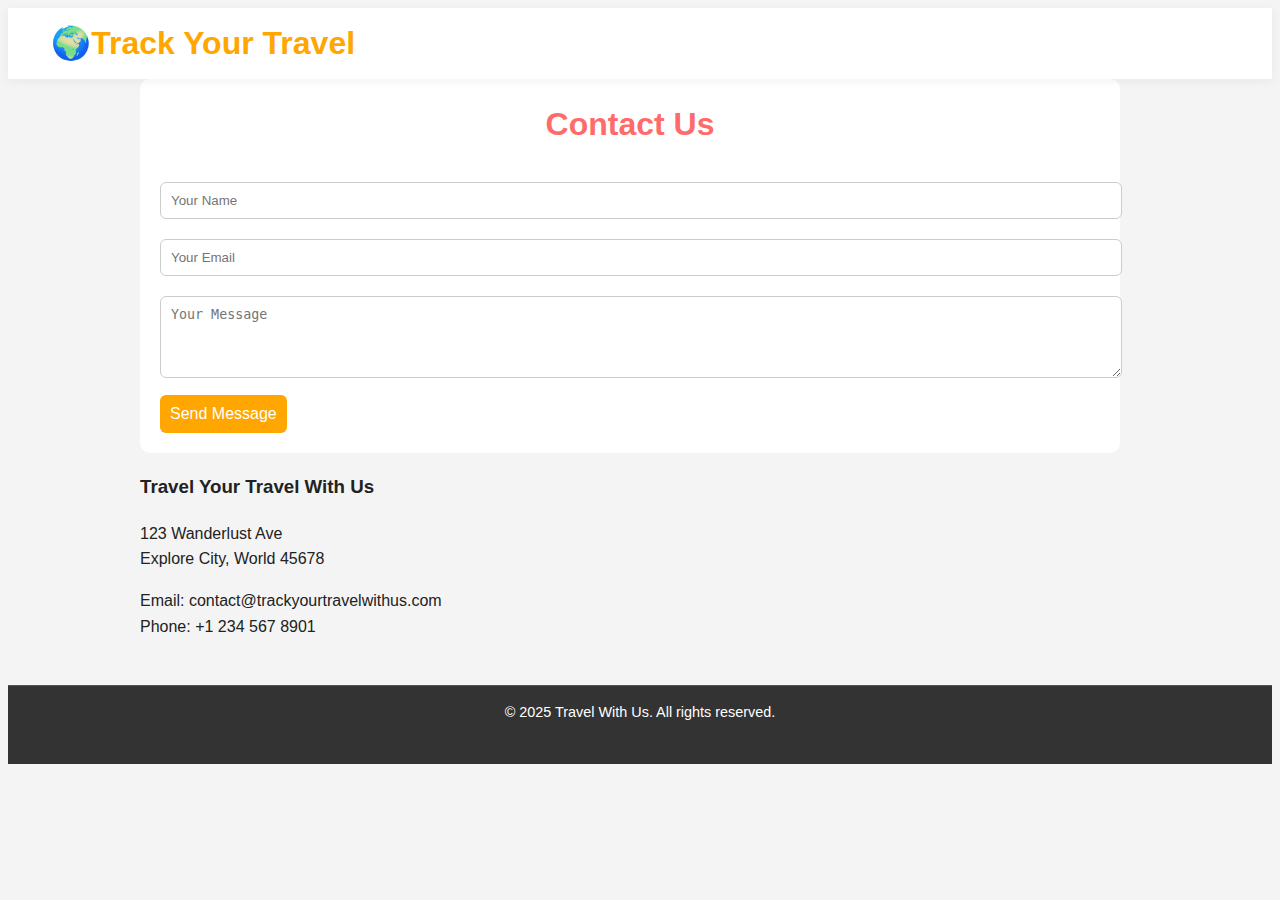
<file: contact.html>
<!DOCTYPE html>
<html lang="en">
<head>
  <meta charset="UTF-8">
  <title>Contact Us - Track Your Tour</title>
  <link rel="stylesheet" href="style.css">
  <style>
    .footer-contact {
  padding: 20px;
  background: #fff;
  border-radius: 10px;
}

.footer-contact input,
.footer-contact textarea {
  width: 100%;
  padding: 10px;
  margin: 10px 0;
  border-radius: 6px;
  border: 1px solid #ccc;
}

.footer-contact button {
  background: var(--secondary);
  color: #fff;
  padding: 10px;
  border: none;
  border-radius: 6px;
  cursor: pointer;
}

  </style>
</head>
<body>
  <header>
    <div class="container">
      <a href="index.html" class="logo">🌍Track Your Travel</a>
    </div>
  </header>

  <main>
    <section class="contact-section">
      <div class="footer-container">
        <div class="footer-contact">
          <h1>Contact Us</h1>
          <form action="#" method="POST">
            <input type="text" name="name" placeholder="Your Name" required />
            <input type="email" name="email" placeholder="Your Email" required />
            <textarea name="message" rows="4" placeholder="Your Message" required></textarea>
            <button type="submit" class="btn btn-primary">Send Message</button>
          </form>
        </div>
        <div class="footer-info">
          <h3>Travel Your Travel With Us</h3>
          <p>123 Wanderlust Ave<br/>Explore City, World 45678</p>
          <p>Email: contact@trackyourtravelwithus.com<br/>Phone: +1 234 567 8901</p>
        </div>
      </div>
    </section>
  </main>

  <footer class="footer-bottom">
    &copy; 2025 Travel With Us. All rights reserved.
  </footer>

  <link rel="stylesheet"
    href="https://cdnjs.cloudflare.com/ajax/libs/font-awesome/6.0.0-beta3/css/all.min.css" />
    <script src="javascript.js"></script>
</body>
</html>
</file>
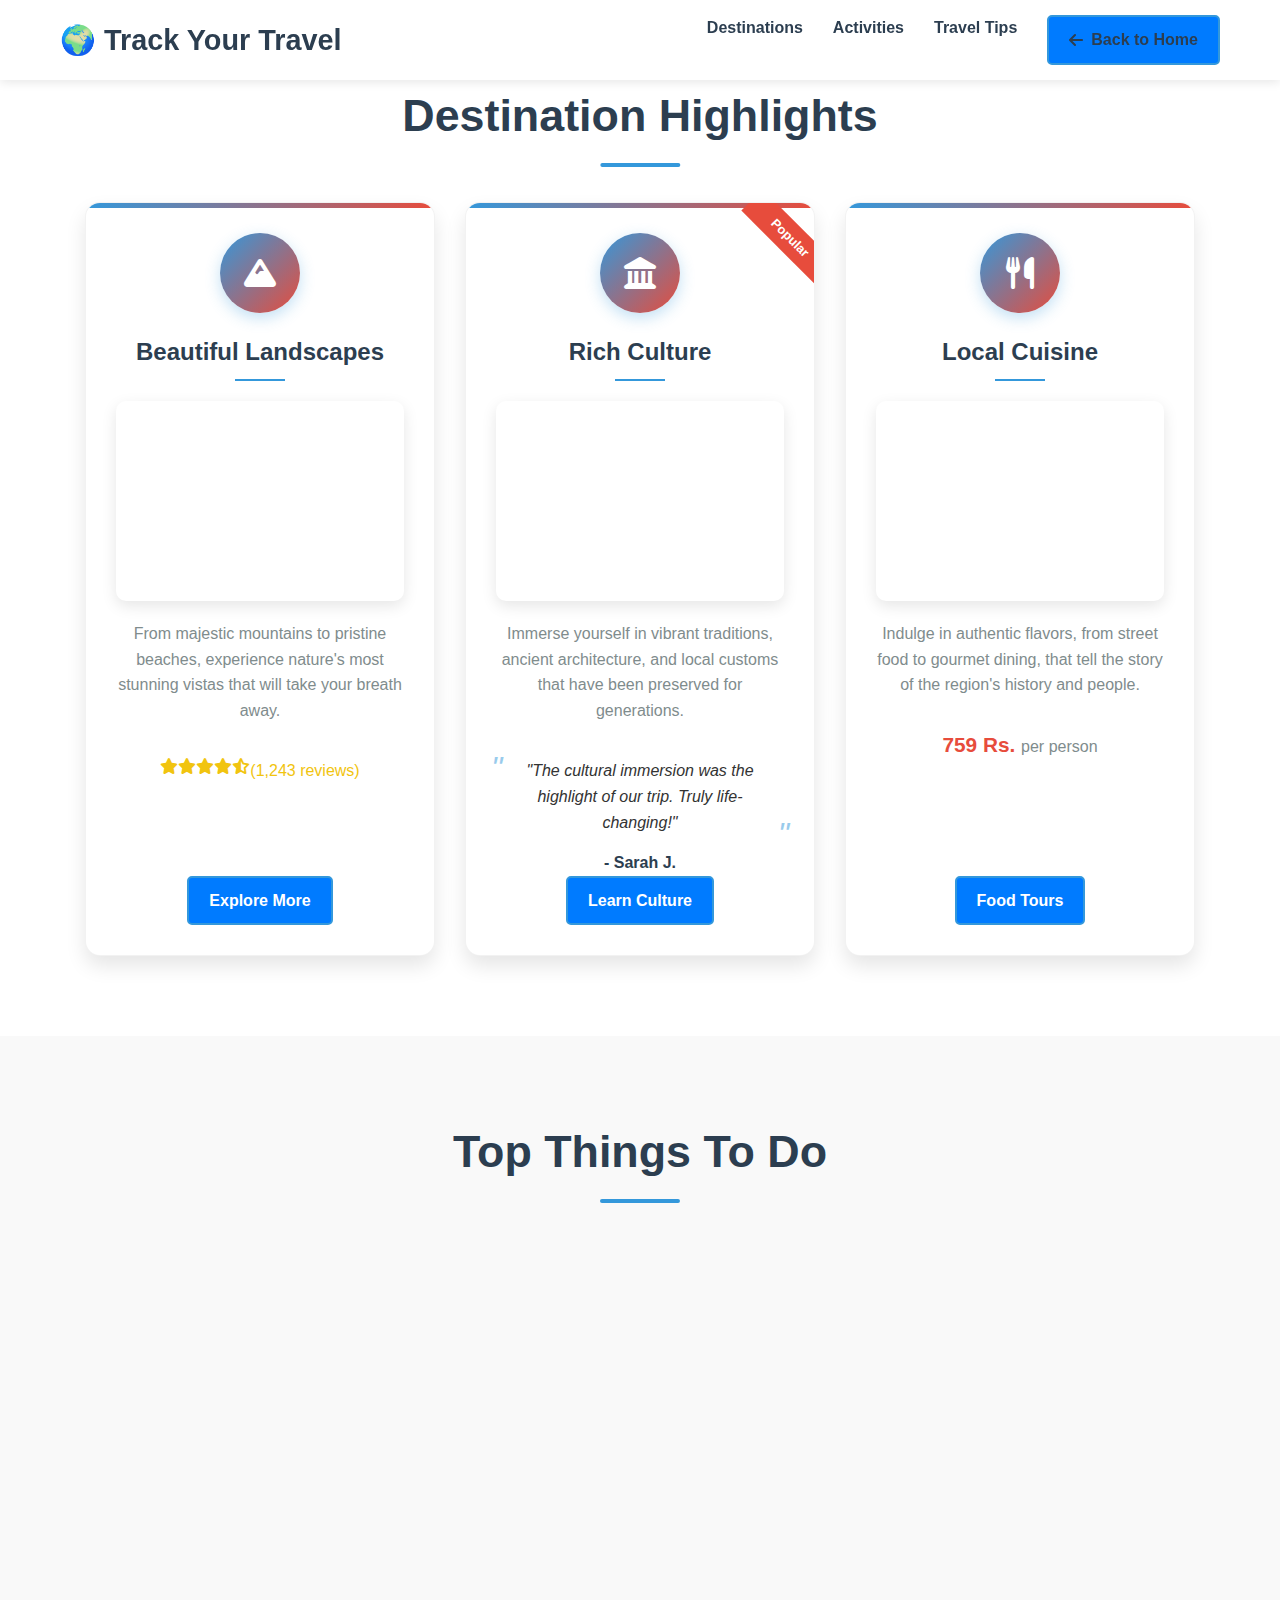
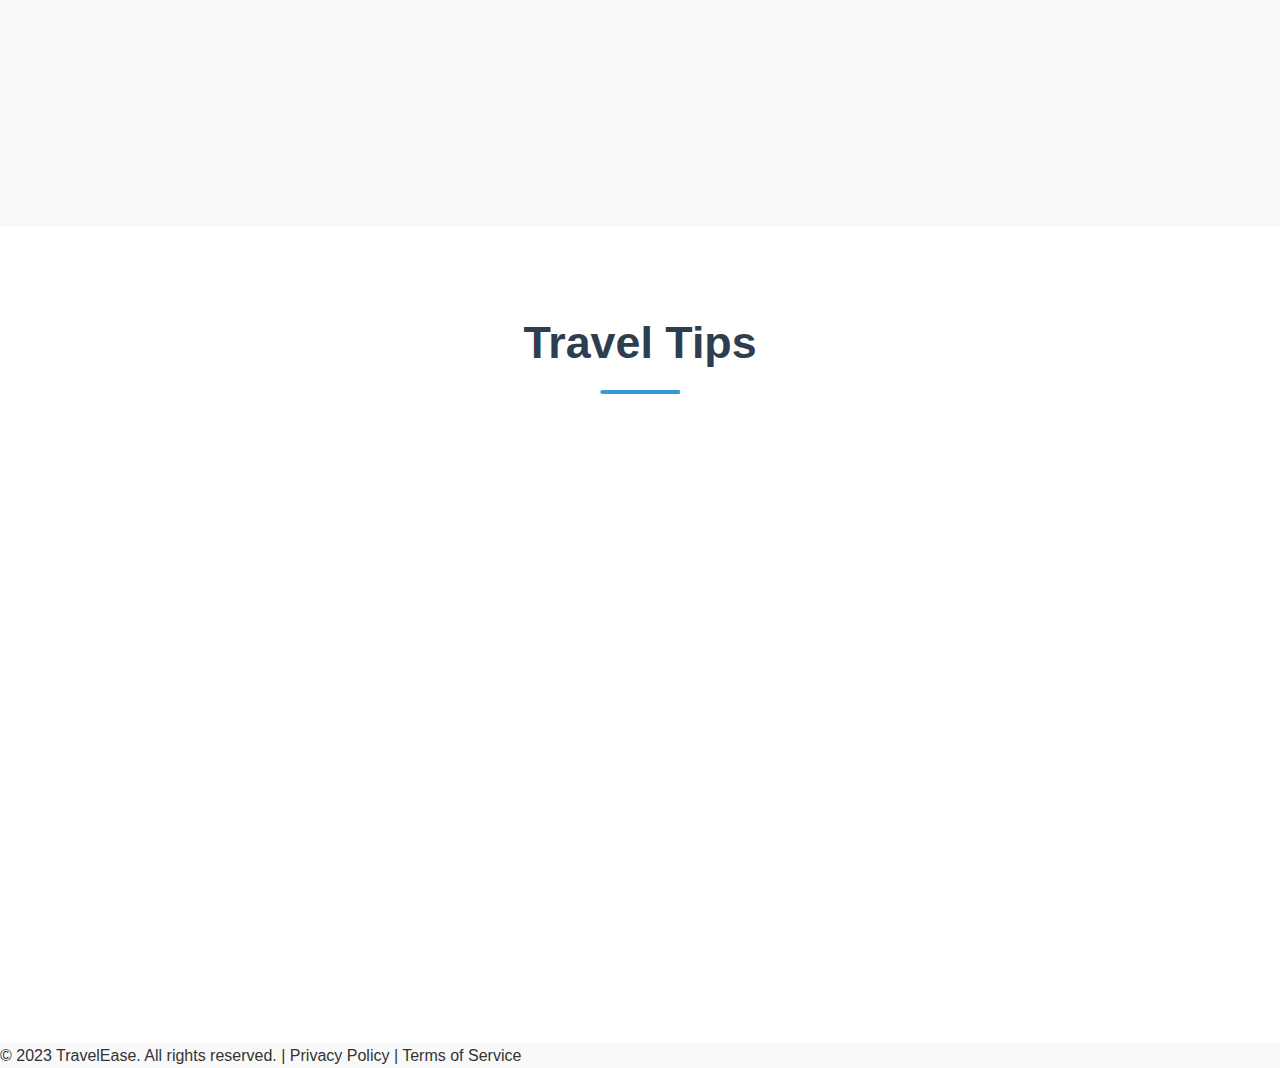
<file: highlight.html>
<!DOCTYPE html>
<html lang="en">
<head>
  <meta charset="UTF-8">
  <meta name="viewport" content="width=device-width, initial-scale=1.0">
  <title>Global Travel Highlights - Explore the World</title>
  <link rel="stylesheet" href="https://cdnjs.cloudflare.com/ajax/libs/font-awesome/6.4.0/css/all.min.css">
  <style>
    :root {
      --primary-color: #2c3e50;
      --secondary-color: #3498db;
      --accent-color: #e74c3c;
      --light-color: #ecf0f1;
      --dark-color: #2c3e50;
      --text-color: #333;
      --text-light: #7f8c8d;
      --shadow: 0 10px 20px rgba(0,0,0,0.1);
      --transition: all 0.3s ease;
    }
    
    * {
      margin: 0;
      padding: 0;
      box-sizing: border-box;
    }
    
    body {
      font-family: 'Segoe UI', Tahoma, Geneva, Verdana, sans-serif;
      background-color: #f9f9f9;
      color: var(--text-color);
      line-height: 1.6;
      overflow-x: hidden;
    }
    
    .dest {
      padding: 80px 20px;
      position: relative;
      overflow: hidden;
    }
    
    .dest:nth-child(even) {
      background-color: white;
    }
    
    .headings {
      text-align: center;
      font-size: 2.8rem;
      margin-bottom: 50px;
      color: var(--primary-color);
      position: relative;
      display: inline-block;
      left: 50%;
      transform: translateX(-50%);
    }
    
    .headings::after {
      content: '';
      position: absolute;
      bottom: -15px;
      left: 50%;
      transform: translateX(-50%);
      width: 80px;
      height: 4px;
      background: var(--secondary-color);
      border-radius: 2px;
    }
    
    .card-container {
      display: flex;
      gap: 30px;
      flex-wrap: wrap;
      justify-content: center;
      max-width: 1400px;
      margin: 0 auto;
    }
    
    .card {
      background: #fff;
      border-radius: 15px;
      padding: 30px;
      width: 350px;
      box-shadow: var(--shadow);
      opacity: 0;
      transform: translateY(50px);
      transition: opacity 0.8s ease-out, transform 0.8s ease-out;
      display: flex;
      flex-direction: column;
      align-items: center;
      text-align: center;
      position: relative;
      overflow: hidden;
      transition: var(--transition);
      border: 1px solid rgba(0,0,0,0.05);
    }
    
    .card:hover {
      transform: translateY(-10px);
      box-shadow: 0 15px 30px rgba(0,0,0,0.15);
    }
    
    .card::before {
      content: '';
      position: absolute;
      top: 0;
      left: 0;
      width: 100%;
      height: 5px;
      background: linear-gradient(90deg, var(--secondary-color), var(--accent-color));
    }
    
    .card.show {
      opacity: 1;
      transform: translateY(0);
    }
    
    .card h3 {
      font-size: 1.5rem;
      margin-bottom: 20px;
      color: var(--primary-color);
      position: relative;
      padding-bottom: 10px;
    }
    
    .card h3::after {
      content: '';
      position: absolute;
      bottom: 0;
      left: 50%;
      transform: translateX(-50%);
      width: 50px;
      height: 2px;
      background: var(--secondary-color);
    }
    
    .card p {
      color: var(--text-light);
      margin-bottom: 20px;
      font-size: 1rem;
    }
    
    .videosize {
      width: 100%;
      height: 200px;
      border-radius: 10px;
      margin-bottom: 20px;
      object-fit: cover;
      box-shadow: 0 5px 15px rgba(0,0,0,0.1);
      transition: var(--transition);
    }
    
    .card:hover .videosize {
      transform: scale(1.02);
    }
    
    .icon-container {
      width: 80px;
      height: 80px;
      background: linear-gradient(135deg, var(--secondary-color), var(--accent-color));
      border-radius: 50%;
      display: flex;
      align-items: center;
      justify-content: center;
      margin-bottom: 20px;
      color: white;
      font-size: 2rem;
      box-shadow: 0 5px 15px rgba(52, 152, 219, 0.3);
    }
    
    .btn {
      display: inline-block;
      background: var(--secondary-color);
      color: white;
      padding: 10px 25px;
      border-radius: 50px;
      text-decoration: none;
      margin-top: auto;
      font-weight: 600;
      transition: var(--transition);
      border: 2px solid var(--secondary-color);
    }
    
    .btn:hover {
      background: transparent;
      color: var(--secondary-color);
    }
    
    .rating {
      display: flex;
      margin: 15px 0;
      color: #f1c40f;
    }
    
    .price {
      font-size: 1.3rem;
      font-weight: 700;
      color: var(--accent-color);
      margin: 10px 0;
    }
    
    .price span {
      font-size: 1rem;
      color: var(--text-light);
      font-weight: normal;
    }
    
    .tag {
      position: absolute;
      top: 20px;
      right: -30px;
      background: var(--accent-color);
      color: white;
      padding: 5px 30px;
      transform: rotate(45deg);
      font-size: 0.8rem;
      font-weight: bold;
    }
    
    .testimonial {
      font-style: italic;
      position: relative;
      padding: 0 20px;
      margin: 15px 0;
    }
    
    .testimonial::before,
    .testimonial::after {
      content: '"';
      font-size: 2rem;
      color: var(--secondary-color);
      opacity: 0.5;
    }
    
    .testimonial::before {
      position: absolute;
      left: -5px;
      top: -15px;
    }
    
    .testimonial::after {
      position: absolute;
      right: -5px;
      bottom: -25px;
    }
    
    .author {
      font-weight: bold;
      color: var(--primary-color);
    }
    
    /* Navigation */
    .nav-container {
      position: fixed;
      top: 0;
      left: 0;
      width: 100%;
      background: rgba(255,255,255,0.95);
      box-shadow: 0 2px 10px rgba(0,0,0,0.1);
      z-index: 1000;
      padding: 15px 0;
      transition: var(--transition);
    }
    
    .nav-container.scrolled {
      padding: 10px 0;
      background: rgba(255,255,255,0.98);
    }
    
    nav {
      display: flex;
      justify-content: space-between;
      align-items: center;
      max-width: 1200px;
      margin: 0 auto;
      padding: 0 20px;
    }
    
    .logo {
      font-size: 1.8rem;
      font-weight: 700;
      color: var(--primary-color);
      text-decoration: none;
    }
    
    .logo span {
      color: var(--secondary-color);
    }
    
    .nav-links {
      display: flex;
      list-style: none;
    }
    
    .nav-links li {
      margin-left: 30px;
    }
    
    .nav-links a {
      text-decoration: none;
      color: var(--primary-color);
      font-weight: 600;
      transition: var(--transition);
      position: relative;
    }
    
    .nav-links a::after {
      content: '';
      position: absolute;
      bottom: -5px;
      left: 0;
      width: 0;
      height: 2px;
      background: var(--secondary-color);
      transition: var(--transition);
    }
    
    .nav-links a:hover::after {
      width: 100%;
    }
    .btn {
  display: inline-flex;
  align-items: center;
  padding: 10px 20px;
  background-color: #007BFF;
  color: white;
  text-decoration: none;
  border-radius: 5px;
  font-weight: 600;
  transition: background-color 0.3s ease;
  font-size: 1rem;
}

.btn i {
  margin-right: 8px;
}

.btn:hover {
  background-color: #0056b3;
}
    

    /* Hero Section */
    .hero {
      height: 100vh;
      background: linear-gradient(rgba(0,0,0,0.5), rgba(0,0,0,0.5)), url('https://images.unsplash.com/photo-1469854523086-cc02fe5d8800?ixlib=rb-1.2.1&auto=format&fit=crop&w=1400&q=80');
      background-size: cover;
      background-position: center;
      display: flex;
      align-items: center;
      justify-content: center;
      text-align: center;
      color: white;
      padding: 0 20px;
    }
    
    .hero-content {
      max-width: 800px;
    }
    
    .hero h1 {
      font-size: 3.5rem;
      margin-bottom: 20px;
      text-shadow: 0 2px 5px rgba(0,0,0,0.3);
    }
    
    .hero p {
      font-size: 1.2rem;
      margin-bottom: 30px;
      text-shadow: 0 1px 3px rgba(0,0,0,0.3);
    }
    
    .hero-btn {
      display: inline-block;
      background: var(--secondary-color);
      color: white;
      padding: 12px 30px;
      border-radius: 50px;
      text-decoration: none;
      font-weight: 600;
      font-size: 1.1rem;
      transition: var(--transition);
      border: 2px solid var(--secondary-color);
      box-shadow: 0 5px 15px rgba(0,0,0,0.2);
    }
    
    .hero-btn:hover {
      background: transparent;
      transform: translateY(-3px);
    
    .logo {
  font-weight: bold;
  font-size: 20px;
  color: #333;
  text-decoration: none; /* removes underline */
}

.logo:hover {
  color: #555; /* optional hover effect */
}

    

    /* Footer */
    footer {
      background: var(--dark-color);
      color: white;
      padding: 20px 0;
      text-align: center;
    }
    
    .footer-bottom {
      text-align: center;
      color: #bdc3c7;
      font-size: 0.9rem;
    }
    
    /* Responsive */
    @media (max-width: 768px) {
      .headings {
        font-size: 2.2rem;
      }
      
      .nav-links {
        display: none;
      }
      
      .card {
        width: 100%;
        max-width: 400px;
      }
    }
    
    /* Animations */
    @keyframes float {
      0%, 100% {
        transform: translateY(0);
      }
      50% {
        transform: translateY(-10px);
      }
    }
    
    .floating {
      animation: float 3s ease-in-out infinite;
    }
  </style>
</head>

<body>
  
  <div class="nav-container">
    <nav>
      <a href="index.html" class="logo">🌍 Track Your Travel</a>
      <ul class="nav-links">
        <li><a href="#destination">Destinations</a></li>
        <li><a href="#activities">Activities</a></li>
        <li><a href="#plan">Travel Tips</a></li>
        <li><a href="index.html" class="btn"><i class="fas fa-arrow-left"></i> Back to Home</a></li>
      </ul>
    </nav>
  </div>

  <!-- Destination Highlights -->
  <section class="dest" id="destination">
    <h2 class="headings">Destination Highlights</h2>
    
    <div class="card-container">
      <div class="card">
        <div class="icon-container">
          <i class="fas fa-mountain"></i>
        </div>
        <h3>Beautiful Landscapes</h3>
        <video class="videosize" autoplay muted loop playsinline loading="lazy" aria-label="Video showcasing beautiful landscapes">
          <source src="https://videos.pexels.com/video-files/2040075/2040075-sd_640_360_24fps.mp4" type="video/mp4" />
        </video>    
        <p>From majestic mountains to pristine beaches, experience nature's most stunning vistas that will take your breath away.</p>
        <div class="rating">
          <i class="fas fa-star"></i>
          <i class="fas fa-star"></i>
          <i class="fas fa-star"></i>
          <i class="fas fa-star"></i>
          <i class="fas fa-star-half-alt"></i>
          <span>(1,243 reviews)</span>
        </div>
        <a href="#" class="btn">Explore More</a>
      </div>

      <div class="card">
        <div class="tag">Popular</div>
        <div class="icon-container">
          <i class="fas fa-landmark"></i>
        </div>
        <h3>Rich Culture</h3>
        <video class="videosize" autoplay muted loop playsinline loading="lazy" aria-label="Video showcasing rich cultural experiences">
          <source src="https://videos.pexels.com/video-files/29936509/12848585_640_360_30fps.mp4" type="video/mp4" />
        </video> 
        <p>Immerse yourself in vibrant traditions, ancient architecture, and local customs that have been preserved for generations.</p>
        <div class="testimonial">"The cultural immersion was the highlight of our trip. Truly life-changing!"</div>
        <div class="author">- Sarah J.</div>
        <a href="#" class="btn">Learn Culture</a>
      </div>

      <div class="card">
        <div class="icon-container">
          <i class="fas fa-utensils"></i>
        </div>
        <h3>Local Cuisine</h3>
        <video class="videosize" autoplay muted loop playsinline loading="lazy" aria-label="Video showcasing local cuisine">
          <source src="https://videos.pexels.com/video-files/7772225/7772225-sd_640_360_24fps.mp4" type="video/mp4" />
        </video>
        <p>Indulge in authentic flavors, from street food to gourmet dining, that tell the story of the region's history and people.</p>
        <div class="price">759 Rs. <span>per person</span></div>
        <a href="#" class="btn">Food Tours</a>
      </div>
    </div>
  </section>

  <!-- Top Things To Do -->
  <section class="dest" id="activities">
    <h2 class="headings">Top Things To Do</h2>

    <div class="card-container">
      <div class="card">
        <div class="icon-container">
          <i class="fas fa-camera"></i>
        </div>
        <h3>Must-See Attractions</h3>
        <p>Discover iconic landmarks, hidden gems, and UNESCO World Heritage sites that define the destination's character.</p>
        <ul style="text-align: left; width: 100%; margin: 15px 0; color: var(--text-light);">
          <li>Historic city tours</li>
          <li>Museum visits</li>
          <li>Architectural wonders</li>
        </ul>
        <a href="#" class="btn">View Tours</a>
      </div>

      <div class="card">
        <div class="icon-container floating">
          <i class="fas fa-hiking"></i>
        </div>
        <h3>Outdoor Adventures</h3>
        <p>Challenge yourself with thrilling activities surrounded by nature's beauty, from gentle hikes to extreme sports.</p>
        <ul style="text-align: left; width: 100%; margin: 15px 0; color: var(--text-light);">
          <li>Hiking & trekking</li>
          <li>Water sports</li>
          <li>Wildlife safaris</li>
        </ul>
        <a href="#" class="btn">Book Adventure</a>
      </div>

      <div class="card">
        <div class="icon-container">
          <i class="fas fa-moon"></i>
        </div>
        <h3>Nightlife & Entertainment</h3>
        <p>Experience the destination after dark with vibrant clubs, cultural performances, and moonlit experiences.</p>
        <ul style="text-align: left; width: 100%; margin: 15px 0; color: var(--text-light);">
          <li>Live music venues</li>
          <li>Theater shows</li>
          <li>Night markets</li>
        </ul>
        <a href="#" class="btn">Night Experiences</a>
      </div>
    </div>
  </section>

  <!-- Travel Tips -->
  <section id="plan" class="dest">
    <h2 class="headings">Travel Tips</h2>

    <div class="card-container">
      <div class="card">
        <div class="icon-container">
          <i class="fas fa-calendar-alt"></i>
        </div>
        <h3>Best Time to Visit</h3>
        <p>Plan your trip during ideal seasons for perfect weather, fewer crowds, and special local events and festivals.</p>
        <div style="margin-top: auto; width: 100%;">
          <div style="background: #f1f1f1; border-radius: 10px; padding: 15px; margin-top: 15px;">
            <div style="display: flex; justify-content: space-between; margin-bottom: 5px;">
              <span>High Season:</span>
              <span style="font-weight: bold; color: var(--accent-color);">Nov-Feb</span>
            </div>
            <div style="display: flex; justify-content: space-between;">
              <span>Shoulder Season:</span>
              <span style="font-weight: bold; color: var(--secondary-color);">Mar-May</span>
            </div>
          </div>
        </div>
        <a href="#" class="btn">Season Guide</a>
      </div>

      <div class="card">
        <div class="icon-container">
          <i class="fas fa-subway"></i>
        </div>
        <h3>Getting Around</h3>
        <p>Navigate like a local with our comprehensive guide to public transport, taxis, bike rentals, and walking routes.</p>
        <div style="margin-top: auto; width: 100%;">
          <div style="display: flex; justify-content: space-around; margin-top: 20px;">
            <div style="text-align: center;">
              <i class="fas fa-bus" style="font-size: 1.5rem; color: var(--secondary-color);"></i>
              <div style="font-size: 0.8rem;">Public Transit</div>
            </div>
            <div style="text-align: center;">
              <i class="fas fa-taxi" style="font-size: 1.5rem; color: var(--secondary-color);"></i>
              <div style="font-size: 0.8rem;">Taxis</div>
            </div>
            <div style="text-align: center;">
              <i class="fas fa-bicycle" style="font-size: 1.5rem; color: var(--secondary-color);"></i>
              <div style="font-size: 0.8rem;">Bike Rentals</div>
            </div>
          </div>
        </div>
        <a href="#" class="btn">Transport Guide</a>
      </div>

      <div class="card">
        <div class="icon-container">
          <i class="fas fa-hands-helping"></i>
        </div>
        <h3>Local Etiquette</h3>
        <p>Respect cultural norms with our essential guide to greetings, dress codes, tipping, and social customs.</p>
        <div style="margin-top: auto; width: 100%;">
          <div style="background: #f8f9fa; border-radius: 10px; padding: 15px; margin-top: 15px; font-size: 0.9rem;">
            <div style="display: flex; align-items: center; margin-bottom: 10px;">
              <i class="fas fa-check-circle" style="color: #2ecc71; margin-right: 10px;"></i>
              <span>Modest dress at religious sites</span>
            </div>
            <div style="display: flex; align-items: center; margin-bottom: 10px;">
              <i class="fas fa-check-circle" style="color: #2ecc71; margin-right: 10px;"></i>
              <span>Remove shoes when entering homes</span>
            </div>
            <div style="display: flex; align-items: center;">
              <i class="fas fa-check-circle" style="color: #2ecc71; margin-right: 10px;"></i>
              <span>10-15% tipping in restaurants</span>
            </div>
          </div>
        </div>
        <a href="#" class="btn">Cultural Guide</a>
      </div>
    </div>
  </section>

  <!-- Footer -->
  <footer>
    <div class="footer-bottom">
      <p>© 2023 TravelEase. All rights reserved. | Privacy Policy | Terms of Service</p>
    </div>
  </footer>

  <script>
    // Intersection Observer for card animations
    const cards = document.querySelectorAll('.card');
    const observer = new IntersectionObserver(entries => {
      entries.forEach(entry => {
        if (entry.isIntersecting) {
          entry.target.classList.add('show');
        }
      });
    }, {
      threshold: 0.1
    });

    cards.forEach(card => {
      observer.observe(card);
    });
    
    // Navbar scroll effect
    const navbar = document.querySelector('.nav-container');
    window.addEventListener('scroll', () => {
      if (window.scrollY > 100) {
        navbar.classList.add('scrolled');
      } else {
        navbar.classList.remove('scrolled');
      }
    });
    
    // Smooth scrolling for navigation links
    document.querySelectorAll('a[href^="#"]').forEach(anchor => {
      anchor.addEventListener('click', function(e) {
        e.preventDefault();
        document.querySelector(this.getAttribute('href')).scrollIntoView({
          behavior: 'smooth'
        });
      });
    });
    
    // Lazy loading for videos
    const lazyVideos = document.querySelectorAll('video[loading="lazy"]');
    const videoObserver = new IntersectionObserver((entries, observer) => {
      entries.forEach(entry => {
        if (entry.isIntersecting) {
          const video = entry.target;
          video.load();
          observer.unobserve(video);
        }
      });
    }, {rootMargin: '200px'});
    
    lazyVideos.forEach(video => {
      videoObserver.observe(video);
    });
  </script>
</body>
</html>
</file>
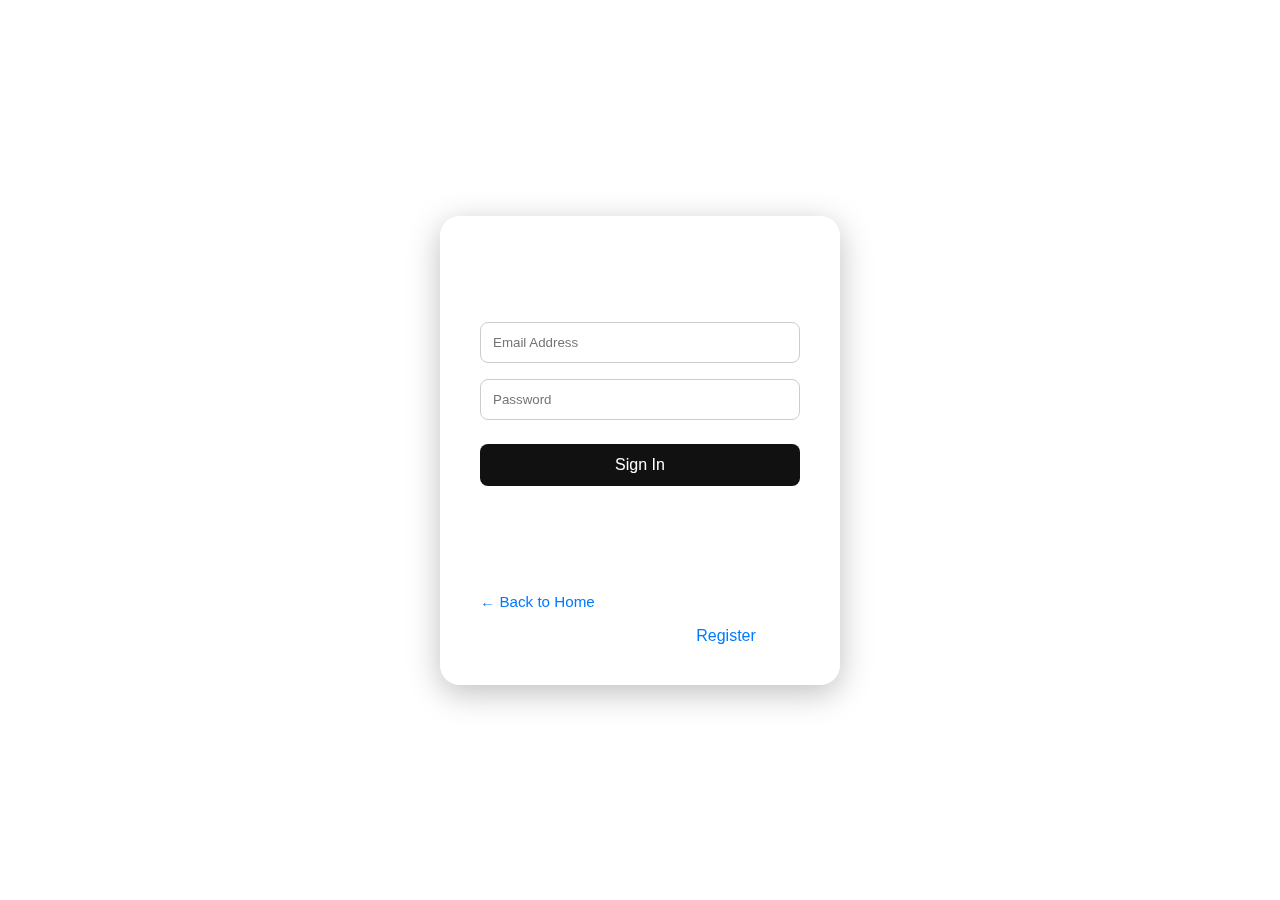
<file: signin.html>
<!DOCTYPE html>
<html lang="en">
<head>
  <meta charset="UTF-8" />
  <meta name="viewport" content="width=device-width, initial-scale=1.0" />
  <title>Sign In - Track Your Travel</title>
  <link rel="stylesheet" href="https://cdnjs.cloudflare.com/ajax/libs/font-awesome/6.0.0-beta3/css/all.min.css" />
  <style>
    * {
      margin: 0;
      padding: 0;
      box-sizing: border-box;
    }

    body {
      font-family: 'Segoe UI', Tahoma, Geneva, Verdana, sans-serif;
      height: 100vh;
      overflow: hidden;
      display: flex;
      align-items: center;
      justify-content: center;
    }

    #bg-video {
      position: fixed;
      top: 0;
      left: 0;
      width: 100vw;
      height: 100vh;
      object-fit: cover;
      z-index: -1;
    }

    .signin-container {
      background: rgba(255, 255, 255, 0.1);
      border-radius: 20px;
      backdrop-filter: blur(15px);
      padding: 40px;
      width: 90%;
      max-width: 400px;
      box-shadow: 0 8px 32px rgba(0, 0, 0, 0.25);
    }

    .signin-box h2 {
      text-align: center;
      color: #fff;
      margin-bottom: 30px;
    }

    .signin-box input {
      width: 100%;
      padding: 0.75rem;
      margin: 0.5rem 0;
      border: 1px solid #ccc;
      border-radius: 0.5rem;
    }

    .signin-box button {
      width: 100%;
      padding: 0.75rem;
      margin-top: 1rem;
      border: none;
      border-radius: 0.5rem;
      background-color: #111111;
      color: white;
      font-size: 1rem;
      cursor: pointer;
    }

    .signin-box button:hover {
      background-color: #5e5a5a;
    }

    .social-login {
      margin: 1.5rem 0;
      text-align: center;
    }

    .social-login i {
      margin: 0 10px;
      font-size: 1.5rem;
      color: #fff;
      cursor: pointer;
    }

    .signin-box p {
      margin-top: 1rem;
      text-align: center;
      color: #fff;
    }

    .signin-box a {
      color: #007bff;
      text-decoration: none;
    }

    .signin-box a:hover {
      text-decoration: underline;
    }

    .back-home-btn {
      display: inline-block;
      margin-top: 1rem;
      color: #007bff;
      text-decoration: none;
      font-size: 0.95rem;
      transition: color 0.2s ease;
    }
    .back-home-btn:hover {
      color: #0056b3;
      text-decoration: underline;
    }
  </style>
</head>
<body>
  <video autoplay muted loop id="bg-video">
    <source src="https://videos.pexels.com/video-files/2169879/2169879-uhd_2560_1440_30fps.mp4" />
    Your browser does not support the video tag.
  </video>
  <div class="signin-container">
    <div class="signin-box">
      <h2>Sign In</h2>
      <form id="signin-form">
        <input type="email" name="email" placeholder="Email Address" required />
        <input type="password" name="password" placeholder="Password" required />
        <button type="submit">Sign In</button>
      </form>

      <div class="social-login">
        <p>Or sign in with</p>
        <i class="fab fa-google" title="Google"></i>
        <i class="fab fa-facebook" title="Facebook"></i>
        <i class="fab fa-twitter" title="Twitter"></i>
      </div>

      <a href="index.html" class="back-home-btn">← Back to Home</a>
      <p>Don't have an account? <a href="#">Register</a></p>
    </div>
  </div>
  <script>
    document.getElementById("signin-form").addEventListener("submit", function (e) {
      e.preventDefault();
      const email = e.target.email.value;
      const password = e.target.password.value;
      if (email && password) {
        window.location.href = "index.html";
      } else {
        alert("Please enter both email and password.");
      }
    });
  </script>
</body>
</html>
</file>
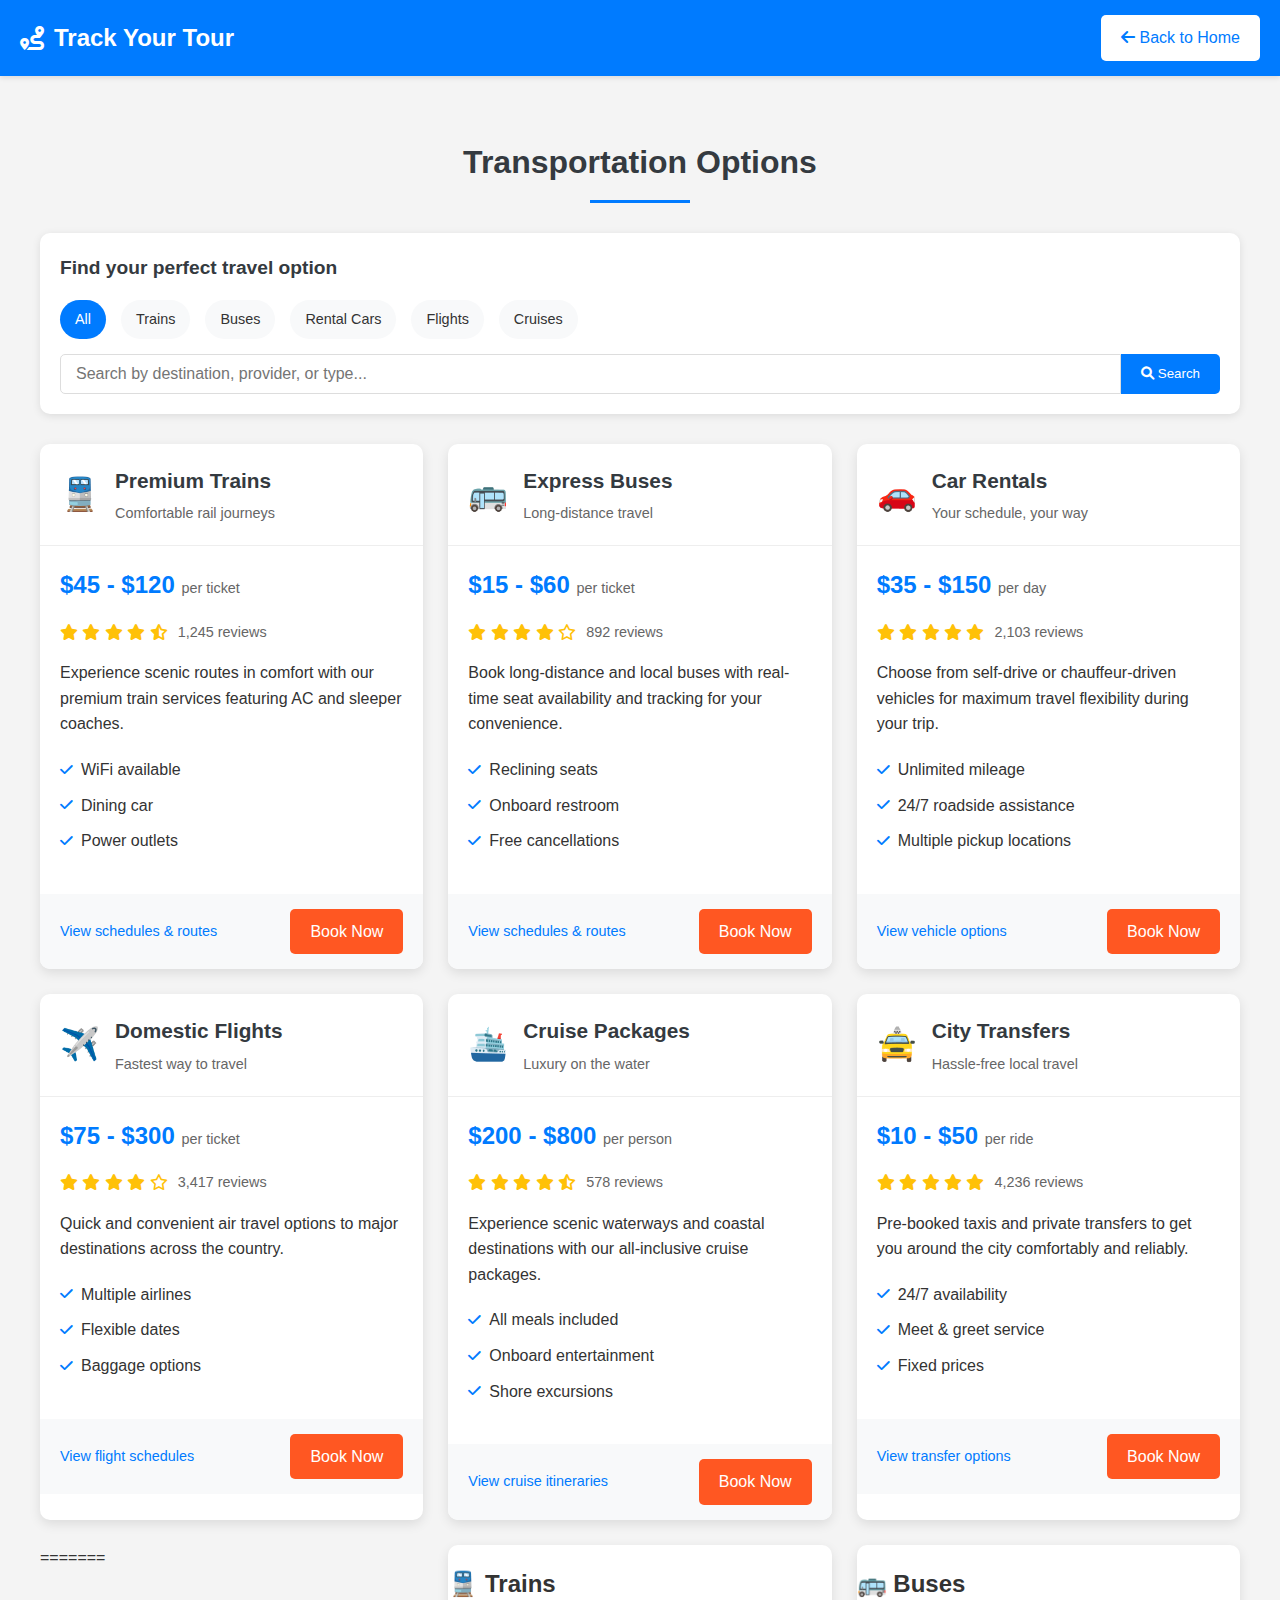
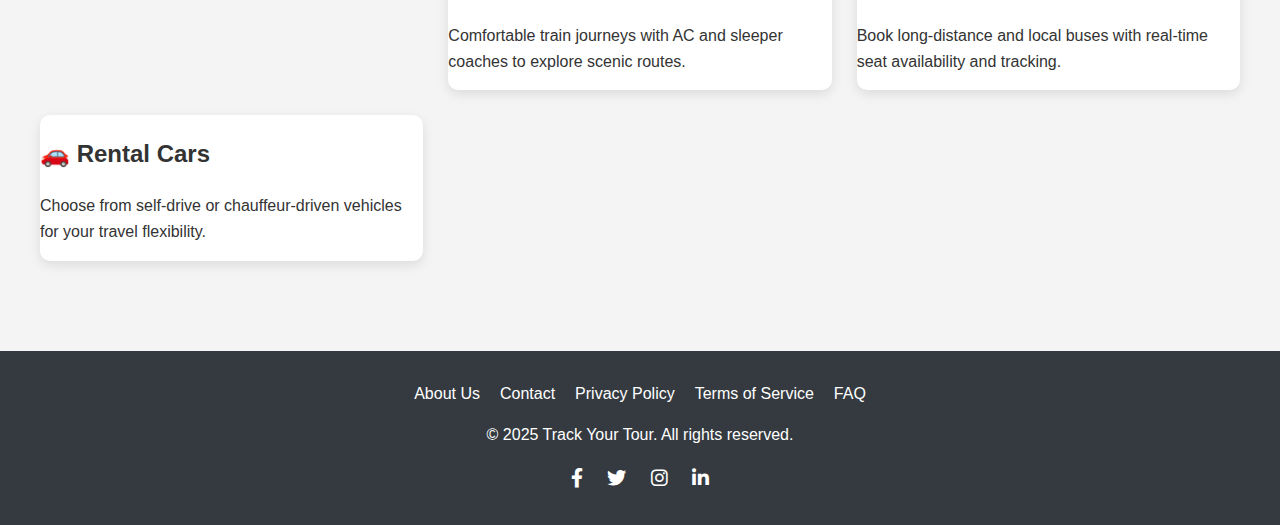
<file: transportation.html>
<!DOCTYPE html>
<html lang="en">
<head>
  <meta charset="UTF-8">
  <meta name="viewport" content="width=device-width, initial-scale=1.0">
  <title>Transportation - Track Your Tour</title>
  <link rel="stylesheet" href="https://cdnjs.cloudflare.com/ajax/libs/font-awesome/6.0.0-beta3/css/all.min.css">
  <style>
    :root {
      --primary-color: #007BFF;
      --secondary-color: #0056b3;
      --accent-color: #FF5722;
      --light-gray: #f8f9fa;
      --dark-gray: #343a40;
    }
    
    body {
      margin: 0;
      font-family: 'Segoe UI', Tahoma, Geneva, Verdana, sans-serif;
      background: #f4f4f4;
      color: #333;
      line-height: 1.6;
    }

    header {
      background: var(--primary-color);
      padding: 15px 20px;
      color: #fff;
      display: flex;
      justify-content: space-between;
      align-items: center;
      box-shadow: 0 2px 5px rgba(0,0,0,0.1);
    }

    .logo {
      text-decoration: none;
      font-size: 24px;
      font-weight: bold;
      color: #fff;
      display: flex;
      align-items: center;
    }

    .logo i {
      margin-right: 10px;
    }

    .btn {
      display: inline-block;
      padding: 10px 20px;
      border-radius: 5px;
      text-decoration: none;
      font-weight: 500;
      transition: all 0.3s ease;
    }

    .btn-primary {
      background: #fff;
      color: var(--primary-color);
    }

    .btn-primary:hover {
      background: var(--light-gray);
    }

    .btn-secondary {
      background: var(--accent-color);
      color: white;
    }

    .btn-secondary:hover {
      background: #e04a1d;
    }

    .transportation-section {
      padding: 40px 20px;
      max-width: 1200px;
      margin: auto;
    }

    .transportation-section h1 {
      text-align: center;
      margin-bottom: 30px;
      color: var(--dark-gray);
      position: relative;
      padding-bottom: 15px;
    }

    .transportation-section h1:after {
      content: "";
      position: absolute;
      bottom: 0;
      left: 50%;
      transform: translateX(-50%);
      width: 100px;
      height: 3px;
      background: var(--primary-color);
    }

    .search-filter {
      background: white;
      padding: 20px;
      border-radius: 10px;
      box-shadow: 0 2px 8px rgba(0,0,0,0.1);
      margin-bottom: 30px;
    }

    .search-filter h2 {
      margin-top: 0;
      font-size: 1.2rem;
      color: var(--dark-gray);
    }

    .filter-group {
      display: flex;
      flex-wrap: wrap;
      gap: 15px;
      margin-bottom: 15px;
    }

    .filter-option {
      padding: 8px 15px;
      background: var(--light-gray);
      border-radius: 20px;
      cursor: pointer;
      transition: all 0.3s;
      font-size: 0.9rem;
    }

    .filter-option:hover, .filter-option.active {
      background: var(--primary-color);
      color: white;
    }

    .search-bar {
      display: flex;
      margin-top: 15px;
    }

    .search-bar input {
      flex: 1;
      padding: 10px 15px;
      border: 1px solid #ddd;
      border-radius: 5px 0 0 5px;
      font-size: 1rem;
    }

    .search-bar button {
      padding: 10px 20px;
      background: var(--primary-color);
      color: white;
      border: none;
      border-radius: 0 5px 5px 0;
      cursor: pointer;
      transition: background 0.3s;
    }

    .search-bar button:hover {
      background: var(--secondary-color);
    }

    .transportation-options {
      display: grid;
      grid-template-columns: repeat(auto-fill, minmax(300px, 1fr));
      gap: 25px;
    }

    .transportation-option {
      background: #fff;
      border-radius: 10px;
      box-shadow: 0 4px 12px rgba(0,0,0,0.1);
      overflow: hidden;
      transition: transform 0.3s, box-shadow 0.3s;
    }

    .transportation-option:hover {
      transform: translateY(-5px);
      box-shadow: 0 8px 16px rgba(0,0,0,0.15);
    }

    .option-header {
      padding: 20px;
      border-bottom: 1px solid #eee;
      display: flex;
      align-items: center;
    }

    .option-icon {
      font-size: 2rem;
      margin-right: 15px;
      color: var(--primary-color);
    }

    .option-title {
      flex: 1;
    }

    .option-title h2 {
      margin: 0;
      color: var(--dark-gray);
      font-size: 1.3rem;
    }

    .option-title p {
      margin: 5px 0 0;
      color: #666;
      font-size: 0.9rem;
    }

    .option-details {
      padding: 20px;
    }

    .option-details p {
      margin: 0 0 15px;
    }

    .price {
      font-size: 1.5rem;
      font-weight: bold;
      color: var(--primary-color);
      margin-bottom: 15px;
    }

    .price span {
      font-size: 0.9rem;
      font-weight: normal;
      color: #666;
    }

    .rating {
      display: flex;
      align-items: center;
      margin-bottom: 15px;
    }

    .stars {
      color: #FFC107;
      margin-right: 10px;
    }

    .reviews {
      color: #666;
      font-size: 0.9rem;
    }

    .features {
      margin: 15px 0;
      padding: 0;
      list-style: none;
    }

    .features li {
      padding: 5px 0;
      display: flex;
      align-items: center;
    }

    .features i {
      margin-right: 8px;
      color: var(--primary-color);
      font-size: 0.9rem;
    }

    .option-footer {
      padding: 15px 20px;
      background: var(--light-gray);
      display: flex;
      justify-content: space-between;
      align-items: center;
    }

    .view-details {
      color: var(--primary-color);
      text-decoration: none;
      font-weight: 500;
      font-size: 0.9rem;
      transition: color 0.3s;
    }

    .view-details:hover {
      color: var(--secondary-color);
      text-decoration: underline;
    }

    footer.footer-bottom {
      text-align: center;
      padding: 30px 20px;
      background: var(--dark-gray);
      color: #fff;
      margin-top: 50px;
    }

    .footer-links {
      display: flex;
      justify-content: center;
      gap: 20px;
      margin-bottom: 15px;
    }

    .footer-links a {
      color: #fff;
      text-decoration: none;
      transition: color 0.3s;
    }

    .footer-links a:hover {
      color: var(--primary-color);
    }

    .social-icons {
      margin-top: 15px;
    }

    .social-icons a {
      color: white;
      margin: 0 10px;
      font-size: 1.2rem;
      transition: color 0.3s;
    }

    .social-icons a:hover {
      color: var(--primary-color);
    }

    @media (max-width: 768px) {
      .transportation-options {
        grid-template-columns: 1fr;
      }
      
      .filter-group {
        flex-direction: column;
      }
      
      .search-bar {
        flex-direction: column;
      }
      
      .search-bar input {
        border-radius: 5px;
        margin-bottom: 10px;
      }
      
      .search-bar button {
        border-radius: 5px;
      }
    }
  </style>
</head>
<body>

  <header>
    <a href="index.html" class="logo">
      <i class="fas fa-route"></i> Track Your Tour
    </a>
    <a href="index.html" class="btn btn-primary">
      <i class="fas fa-arrow-left"></i> Back to Home
    </a>
  </header>

  <main>
    <section class="transportation-section">
      <h1>Transportation Options</h1>

      
      <div class="search-filter">
        <h2>Find your perfect travel option</h2>
        <div class="filter-group">
          <div class="filter-option active">All</div>
          <div class="filter-option">Trains</div>
          <div class="filter-option">Buses</div>
          <div class="filter-option">Rental Cars</div>
          <div class="filter-option">Flights</div>
          <div class="filter-option">Cruises</div>
        </div>
        <div class="search-bar">
          <input type="text" placeholder="Search by destination, provider, or type...">
          <button type="submit"><i class="fas fa-search"></i> Search</button>
        </div>
      </div>

      <div class="transportation-options">
        <div class="transportation-option">
          <div class="option-header">
            <div class="option-icon">🚆</div>
            <div class="option-title">
              <h2>Premium Trains</h2>
              <p>Comfortable rail journeys</p>
            </div>
          </div>
          <div class="option-details">
            <div class="price">$45 - $120 <span>per ticket</span></div>
            <div class="rating">
              <div class="stars">
                <i class="fas fa-star"></i>
                <i class="fas fa-star"></i>
                <i class="fas fa-star"></i>
                <i class="fas fa-star"></i>
                <i class="fas fa-star-half-alt"></i>
              </div>
              <div class="reviews">1,245 reviews</div>
            </div>
            <p>Experience scenic routes in comfort with our premium train services featuring AC and sleeper coaches.</p>
            <ul class="features">
              <li><i class="fas fa-check"></i> WiFi available</li>
              <li><i class="fas fa-check"></i> Dining car</li>
              <li><i class="fas fa-check"></i> Power outlets</li>
            </ul>
          </div>
          <div class="option-footer">
            <a href="#" class="view-details">View schedules & routes</a>
            <a href="#" class="btn btn-secondary">Book Now</a>
          </div>
        </div>

        <div class="transportation-option">
          <div class="option-header">
            <div class="option-icon">🚌</div>
            <div class="option-title">
              <h2>Express Buses</h2>
              <p>Long-distance travel</p>
            </div>
          </div>
          <div class="option-details">
            <div class="price">$15 - $60 <span>per ticket</span></div>
            <div class="rating">
              <div class="stars">
                <i class="fas fa-star"></i>
                <i class="fas fa-star"></i>
                <i class="fas fa-star"></i>
                <i class="fas fa-star"></i>
                <i class="far fa-star"></i>
              </div>
              <div class="reviews">892 reviews</div>
            </div>
            <p>Book long-distance and local buses with real-time seat availability and tracking for your convenience.</p>
            <ul class="features">
              <li><i class="fas fa-check"></i> Reclining seats</li>
              <li><i class="fas fa-check"></i> Onboard restroom</li>
              <li><i class="fas fa-check"></i> Free cancellations</li>
            </ul>
          </div>
          <div class="option-footer">
            <a href="#" class="view-details">View schedules & routes</a>
            <a href="#" class="btn btn-secondary">Book Now</a>
          </div>
        </div>

        <div class="transportation-option">
          <div class="option-header">
            <div class="option-icon">🚗</div>
            <div class="option-title">
              <h2>Car Rentals</h2>
              <p>Your schedule, your way</p>
            </div>
          </div>
          <div class="option-details">
            <div class="price">$35 - $150 <span>per day</span></div>
            <div class="rating">
              <div class="stars">
                <i class="fas fa-star"></i>
                <i class="fas fa-star"></i>
                <i class="fas fa-star"></i>
                <i class="fas fa-star"></i>
                <i class="fas fa-star"></i>
              </div>
              <div class="reviews">2,103 reviews</div>
            </div>
            <p>Choose from self-drive or chauffeur-driven vehicles for maximum travel flexibility during your trip.</p>
            <ul class="features">
              <li><i class="fas fa-check"></i> Unlimited mileage</li>
              <li><i class="fas fa-check"></i> 24/7 roadside assistance</li>
              <li><i class="fas fa-check"></i> Multiple pickup locations</li>
            </ul>
          </div>
          <div class="option-footer">
            <a href="#" class="view-details">View vehicle options</a>
            <a href="#" class="btn btn-secondary">Book Now</a>
          </div>
        </div>

        <div class="transportation-option">
          <div class="option-header">
            <div class="option-icon">✈️</div>
            <div class="option-title">
              <h2>Domestic Flights</h2>
              <p>Fastest way to travel</p>
            </div>
          </div>
          <div class="option-details">
            <div class="price">$75 - $300 <span>per ticket</span></div>
            <div class="rating">
              <div class="stars">
                <i class="fas fa-star"></i>
                <i class="fas fa-star"></i>
                <i class="fas fa-star"></i>
                <i class="fas fa-star"></i>
                <i class="far fa-star"></i>
              </div>
              <div class="reviews">3,417 reviews</div>
            </div>
            <p>Quick and convenient air travel options to major destinations across the country.</p>
            <ul class="features">
              <li><i class="fas fa-check"></i> Multiple airlines</li>
              <li><i class="fas fa-check"></i> Flexible dates</li>
              <li><i class="fas fa-check"></i> Baggage options</li>
            </ul>
          </div>
          <div class="option-footer">
            <a href="#" class="view-details">View flight schedules</a>
            <a href="#" class="btn btn-secondary">Book Now</a>
          </div>
        </div>

        <div class="transportation-option">
          <div class="option-header">
            <div class="option-icon">🛳️</div>
            <div class="option-title">
              <h2>Cruise Packages</h2>
              <p>Luxury on the water</p>
            </div>
          </div>
          <div class="option-details">
            <div class="price">$200 - $800 <span>per person</span></div>
            <div class="rating">
              <div class="stars">
                <i class="fas fa-star"></i>
                <i class="fas fa-star"></i>
                <i class="fas fa-star"></i>
                <i class="fas fa-star"></i>
                <i class="fas fa-star-half-alt"></i>
              </div>
              <div class="reviews">578 reviews</div>
            </div>
            <p>Experience scenic waterways and coastal destinations with our all-inclusive cruise packages.</p>
            <ul class="features">
              <li><i class="fas fa-check"></i> All meals included</li>
              <li><i class="fas fa-check"></i> Onboard entertainment</li>
              <li><i class="fas fa-check"></i> Shore excursions</li>
            </ul>
          </div>
          <div class="option-footer">
            <a href="#" class="view-details">View cruise itineraries</a>
            <a href="#" class="btn btn-secondary">Book Now</a>
          </div>
        </div>

        <div class="transportation-option">
          <div class="option-header">
            <div class="option-icon">🚖</div>
            <div class="option-title">
              <h2>City Transfers</h2>
              <p>Hassle-free local travel</p>
            </div>
          </div>
          <div class="option-details">
            <div class="price">$10 - $50 <span>per ride</span></div>
            <div class="rating">
              <div class="stars">
                <i class="fas fa-star"></i>
                <i class="fas fa-star"></i>
                <i class="fas fa-star"></i>
                <i class="fas fa-star"></i>
                <i class="fas fa-star"></i>
              </div>
              <div class="reviews">4,236 reviews</div>
            </div>
            <p>Pre-booked taxis and private transfers to get you around the city comfortably and reliably.</p>
            <ul class="features">
              <li><i class="fas fa-check"></i> 24/7 availability</li>
              <li><i class="fas fa-check"></i> Meet & greet service</li>
              <li><i class="fas fa-check"></i> Fixed prices</li>
            </ul>
          </div>
          <div class="option-footer">
            <a href="#" class="view-details">View transfer options</a>
            <a href="#" class="btn btn-secondary">Book Now</a>
          </div>
        </div>
=======

      <div class="transportation-option">
        <h2>🚆 Trains</h2>
        <p>Comfortable train journeys with AC and sleeper coaches to explore scenic routes.</p>
      </div>

      <div class="transportation-option">
        <h2>🚌 Buses</h2>
        <p>Book long-distance and local buses with real-time seat availability and tracking.</p>
      </div>

      <div class="transportation-option">
        <h2>🚗 Rental Cars</h2>
        <p>Choose from self-drive or chauffeur-driven vehicles for your travel flexibility.</p>

      </div>
    </section>
  </main>

  <footer class="footer-bottom">
    <div class="footer-links">
      <a href="#">About Us</a>
      <a href="#">Contact</a>
      <a href="#">Privacy Policy</a>
      <a href="#">Terms of Service</a>
      <a href="#">FAQ</a>
    </div>
    <p>&copy; 2025 Track Your Tour. All rights reserved.</p>
    <div class="social-icons">
      <a href="#"><i class="fab fa-facebook-f"></i></a>
      <a href="#"><i class="fab fa-twitter"></i></a>
      <a href="#"><i class="fab fa-instagram"></i></a>
      <a href="#"><i class="fab fa-linkedin-in"></i></a>
    </div>
  </footer>

</body>
</html>
</file>
<file: style.css>
:root {
  --primary: #1e90ff;
  --secondary:#ffa600;
  --light: #f4f4f4;
  --dark: #222;
  --gray: #555;
  --border-radius: 10px;
}

body {
  font-family: 'Segoe UI', Tahoma, Geneva, Verdana, sans-serif;
  background-color: var(--light);
  color: var(--dark);
  line-height: 1.6;
}

.container {
  width: 90%;
  max-width: 1200px;
  margin: auto;
}

header {
  background: white;
  padding: 10px 0;
  box-shadow: 0 2px 10px rgba(0, 0, 0, 0.05);
  position: sticky;
  top: 0;
  z-index: 1000;
}

.header-btn-group {
  display: flex;
  justify-content: flex-end;
  align-items: center;
}

.navbar {
  background-color:#333;
  padding: 10px 0;
}

.nav-container {
  display: flex;
  justify-content: space-between;
  align-items: center;
}

.logo {
  color:#f4f4f4;
  font-size: 24px;
  font-weight: bold;
  text-decoration: none;
  padding-top: 0px;
}

.nav-links {
  display: flex;
  gap: 1.5rem; 
  list-style: none;
  align-items: center;
}


.nav-links li a {
  text-decoration: none;
  color: white;
  font-weight: 500;
  transition: color 0.3s ease;
}


.nav-links li a:hover {
  color: var(--secondary); 
}

.nav-links .btn {
  background-color: var(--secondary);
  color: white;
  padding: 0.5rem 1rem;
  border-radius: 0.5rem;
  text-decoration: none;
  font-weight: 600;
  margin-left: 1rem;
}  
.hero {
  position: relative;
  height: 100vh;
  color: white;
  display: flex;
  align-items: center;
  justify-content: center;
  text-align: center;
  overflow: hidden;
}

.video-background {
  position: absolute;
  top: 0;
  left: 0;
  width: 100%;
  height: 100%;
  z-index: -2;
  overflow: hidden;
}

.video-background video {
  width: 100%;
  height: 100%;
  object-fit: cover;
}

.video-background .overlay {
  position: absolute;
  top: 0;
  left: 0;
  width: 100%;
  height: 100%;
  background: rgba(0, 0, 0, 0.4);
  z-index: 1;
}

.hero-content {
  z-index: 2;
  max-width: 700px;
  padding: 20px;
}
.hero-content h1 {
  font-family: 'Pacifico', cursive;
  font-size: 3rem;
  font-weight: bold;
  color: #fff; 
  text-shadow: 2px 2px 8px rgba(0, 0, 0, 0.6); 
}

.hero-content p {
  font-family: 'Pacifico',cursive;
  font-size: 1.2rem; 
  color: #f0f0f0;    
  max-width: 500px;   
  margin: 0 auto;     
}
.hero-content .btn {
  display: inline-block;
  margin-top: 2rem;
  text-align: center;
}  
.btn {
  padding: 10px 20px;
  background-color: var(--primary);
  color: white;
  text-decoration: none;
  border: none;
  border-radius: var(--border-radius);
  cursor: pointer;
  transition: background 0.3s ease;
}

.btn:hover {
  background-color: #1c7ed6;
}

.btn-primary {
  background-color: var(--secondary);
}

.btn-primary:hover {
  background-color:orange;
}


.package-section {
  padding: 60px 0;
  background-color: #fafafa;
}

.package-grid {
  display: grid;
  grid-template-columns: repeat(auto-fit, minmax(320px, 1fr));
  gap: 30px;
}

.package-box {
  background-color: white;
  border-radius: var(--border-radius);
  box-shadow: 0 4px 12px rgba(0, 0, 0, 0.05);
  overflow: hidden;
  padding: 20px;
  display: flex;
  flex-direction: column;
  justify-content: space-between;
}

.package-img {
  width: 100%;
  height: 200px;
  object-fit: cover;
  border-radius: var(--border-radius);
  margin-bottom: 15px;
}  
.section-title {
  font-size: 1.5rem;
  color: var(--primary);
  margin-bottom: 10px;
}  
.package-description {
  margin-bottom: 15px;
  color: var(--gray);
}

.package-details {
  list-style: none;
  padding-left: 0;
  margin-bottom: 15px;
  color: #333;
}  
.package-details li {
  margin-bottom: 6px;
}  
.package-price {
  font-size: 1.1rem;
  font-weight: bold;
  color: var(--secondary);
  margin-bottom: 10px;
}
.about-us {
background-color: white;
padding: 50px 20px;
}
.about-us h2 {
font-size: 2.5em;
text-align: center;
margin-bottom: 20px;
}
.about-us p {
font-size: 1.1em;
margin-bottom: 20px;
}
.about-us h3 {
font-size: 1.8em;
margin-top: 30px;
}
.team {
display: flex;
justify-content: space-around;
margin-top: 40px;
}

.team-member {
text-align: center;
width: 30%;
}
.team-member h4 {
font-size: 1.3em;
margin-bottom: 5px;
}
.team-member p {
font-size: 1em;
color: #888;
}
.he{
text-align: center;
}
.headings{
font-size: xx-large;
margin-top: 70px;
margin-bottom: 50px;
text-decoration: underline;
}
.dest{
text-align: center;
}
.card {
background: white;
padding: 20px;
margin-bottom: 20px;
border-radius: 8px;
box-shadow: 0 2px 8px rgba(0,0,0,0.1);
}

.card h3 {
margin-top: 0;
}

footer {
background: #333;
color: white;
padding: 40px 20px;
}

.footer-container {
display: flex;
flex-wrap: wrap;
justify-content: space-between;
max-width: 1000px;
margin: auto;
}

.footer-contact {
flex: 1 1 300px;
margin-right: 20px;
}

.footer-contact h1 {
margin-top: 0;
color: #ff6b6b;
text-align: center;
}

.footer-contact input,
.footer-contact textarea {
width: 100%;
padding: 10px;
margin: 8px 0;
border: none;
border-radius: 5px;
}

.footer-contact button {
background: #ff6b6b;
color: white;
padding: 10px 20px;
border: none;
border-radius: 5px;
cursor: pointer;
}

.footer-info {
flex: 1 1 200px;
margin-right: 500px;
}

.footer-bottom {
text-align: center;
margin-top: 30px;
border-top: 1px solid #555;
padding-top: 15px;
font-size: 0.9rem;
}

a {
color: #ffa600;
}
h2, h3 , li {
cursor: pointer;
transition: transform 0.3s ease, color 0.3s ease;
}

h2:hover, h3:hover , li:hover {
transform: translateX(5px) scale(1.1);
color:#ffa600;
}
.logo{
margin-left: -20px;
font-size:xx-large;
color: #ffa600;
transition: transform 0.4s ease, color 0.4s ease;
}
.logo:hover{
transform: translateY(6px) scale(1.4);
color: var(--secondary);
}
@media screen and (max-width: 768px) {
  .hero-content h1 {
    font-size: 2rem;
  }

  .hero-content p {
    font-size: 1rem;
  }

  .nav-links {
    flex-direction: column;
    gap: 10px;
  }
}
.clean-gif {
  color: var(--secondary);
  display: block;
  margin: -120px;
  padding: 0;
  border: none;
  width: 250px;
  height: auto;
}
  .cursor-circle {
  width: 25px;
  height: 25px;
  border: 2px solid var(--secondary);
  border-radius: 50%;
  position: fixed;
  pointer-events: none;
  z-index: 9999;
  transition: transform 0.1s ease;
}




.btn {
  background-color: #007bff;
  color: white;
  padding: 12px 24px;
  border: none;
  border-radius: 8px;
  cursor: pointer;
  font-size: 16px;
  transition: background-color 0.3s ease;
}

.btn:hover {
  background-color: #0056b3;
}
</file>
